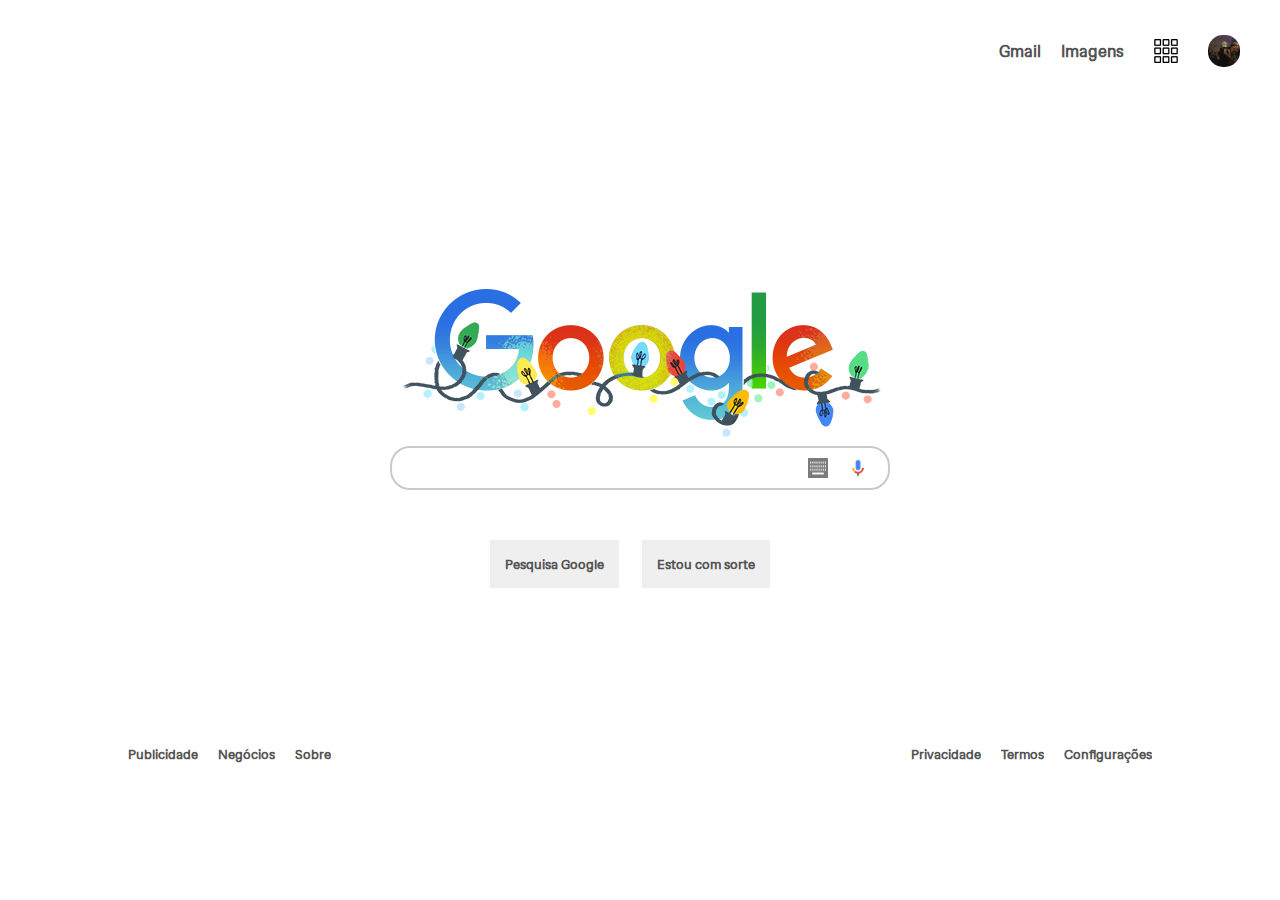
<file: google-clone/index.html>
<!DOCTYPE html>
<html lang="pt-br">
<head>
    <meta charset="UTF-8">
    <meta name="viewport" content="width=device-width, initial-scale=1.0">
    <title>Google</title>
    <link rel="shortcut icon" href="assets/img/favicon.ico" type="image/x-icon">
    <link rel="stylesheet" href="assets/style/style.css">
    <link rel="stylesheet" href="assets/style/root.css">
    <link rel="stylesheet" href="assets/style/mediaquery.css">
    <link rel="preconnect" href="https://fonts.googleapis.com">
    <link rel="preconnect" href="https://fonts.gstatic.com" crossorigin>
    <link href="https://fonts.googleapis.com/css2?family=Hedvig+Letters+Sans&display=swap" rel="stylesheet">
</head>
<body>
    
    <header>

        <nav>

            <ul>
                <li><a href="#">Gmail</a></li>
                <li><a href="#">Imagens</a></li>
                <li><img class="square-btn" src="assets/img/square-menu.png" alt="Square menu button" onclick="mbl_menu()"></li>
                <li><img class="pfp" src="assets/img/pfp.jpg" alt="Profile picture"></li>
            </ul>

        </nav>

    </header>

    <section>

        <main>

            <div class="logo-and-search">

                <img src="assets/img/google-logo.png" alt="Google logo">

                <div class="search-box">

                    <div class="input"><input type="text" name="search_box" id="google-search-box"></div> 

                    <div class="interact">
                        <img class="keyboard" src="assets/img/computer-keyboard.png" alt="">
                        <img src="assets/img/google-voice.png" alt="">
                    </div>

                </div>

            </div>

            <div class="other-infos">

                <button>Pesquisa Google</button>
                <button>Estou com sorte</button>

            </div>

        </main>

    </section>

    <footer>

        <div class="container">

            <div class="info1">
                <a href="#">Publicidade</a>
                <a href="#">Negócios</a>
                <a href="#">Sobre</a>
            </div>
            <div class="info2">
                <a href="#">Privacidade</a>
                <a href="#">Termos</a>
                <a href="#">Configurações</a>
            </div>

        </div>

    </footer>

</body>
</html>
</file>
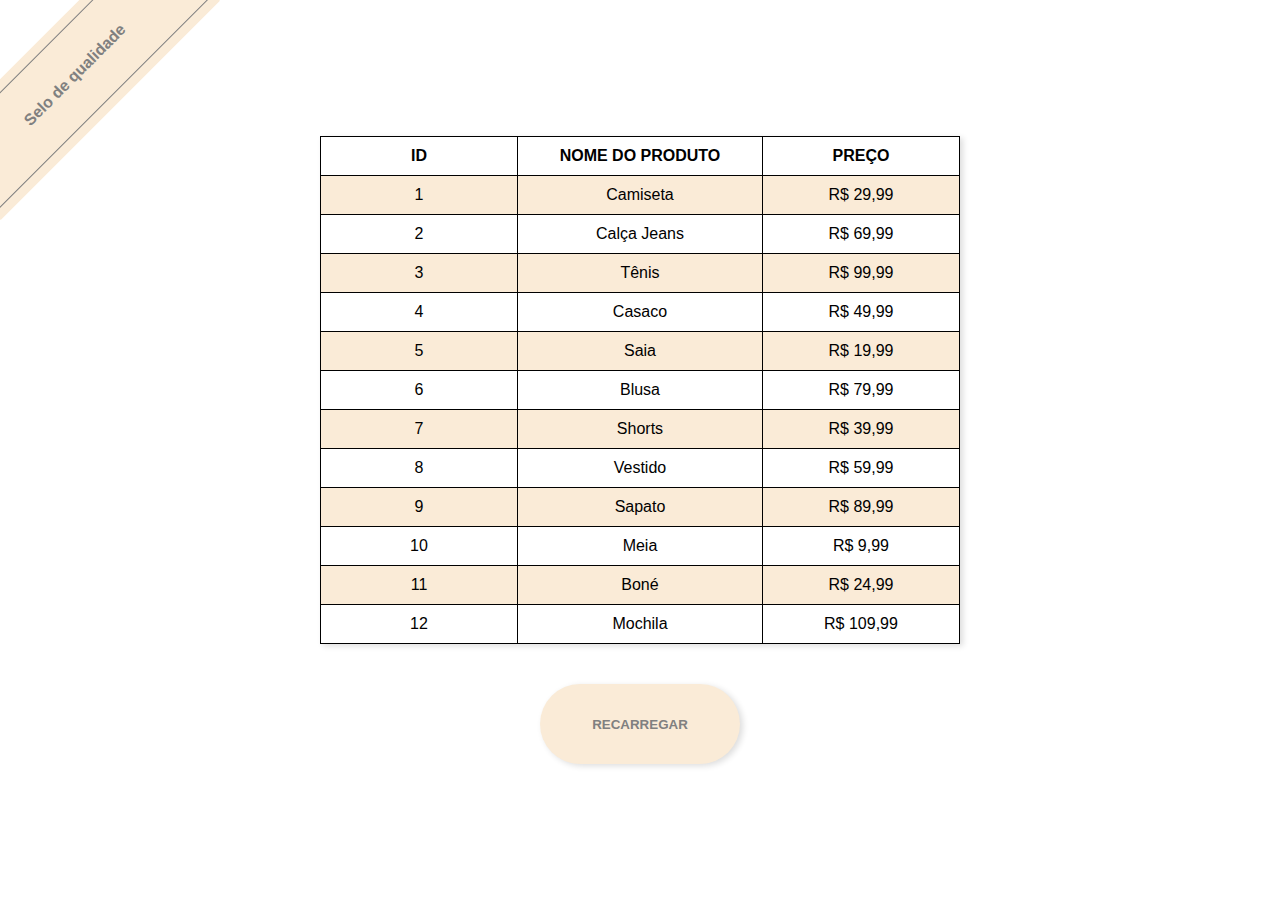
<file: tabela/index.html>
<!DOCTYPE html>
<html lang="en">
<head>
    <meta charset="UTF-8">
    <meta name="viewport" content="width=device-width, initial-scale=1.0">
    <title>Tabela</title>
    <link rel="stylesheet" href="style.css">
</head>
<body>

    <div class="tarja">

        <a href="#">Selo de qualidade</a>

    </div>
    
    <div class="tabela">

        <table>

            <thead>

                <tr>
                    <th>ID</th>
                    <th>NOME DO PRODUTO</th>
                    <th>PREÇO</th>
                </tr>

            </thead>

            <tbody>
        
                <tr>
                    <td>1</td>
                    <td>Camiseta</td>
                    <td>R$ 29,99</td>
                </tr>
                <tr>
                    <td>2</td>
                    <td>Calça Jeans</td>
                    <td>R$ 69,99</td>
                </tr>
                <tr>
                    <td>3</td>
                    <td>Tênis</td>
                    <td>R$ 99,99</td>
                </tr>
                <tr>
                    <td>4</td>
                    <td>Casaco</td>
                    <td>R$ 49,99</td>
                </tr>
                <tr>
                    <td>5</td>
                    <td>Saia</td>
                    <td>R$ 19,99</td>
                </tr>
                <tr>
                    <td>6</td>
                    <td>Blusa</td>
                    <td>R$ 79,99</td>
                </tr>
                <tr>
                    <td>7</td>
                    <td>Shorts</td>
                    <td>R$ 39,99</td>
                  </tr>
                  <tr>
                    <td>8</td>
                    <td>Vestido</td>
                    <td>R$ 59,99</td>
                  </tr>
                  <tr>
                    <td>9</td>
                    <td>Sapato</td>
                    <td>R$ 89,99</td>
                  </tr>
                  <tr>
                    <td>10</td>
                    <td>Meia</td>
                    <td>R$ 9,99</td>
                  </tr>
                  <tr>
                    <td>11</td>
                    <td>Boné</td>
                    <td>R$ 24,99</td>
                  </tr>
                  <tr>
                    <td>12</td>
                    <td>Mochila</td>
                    <td>R$ 109,99</td>
                  </tr>

            </tbody>
        </table>
        
        <button>RECARREGAR</button>
        
    </div>

</body>
</html>
</file>
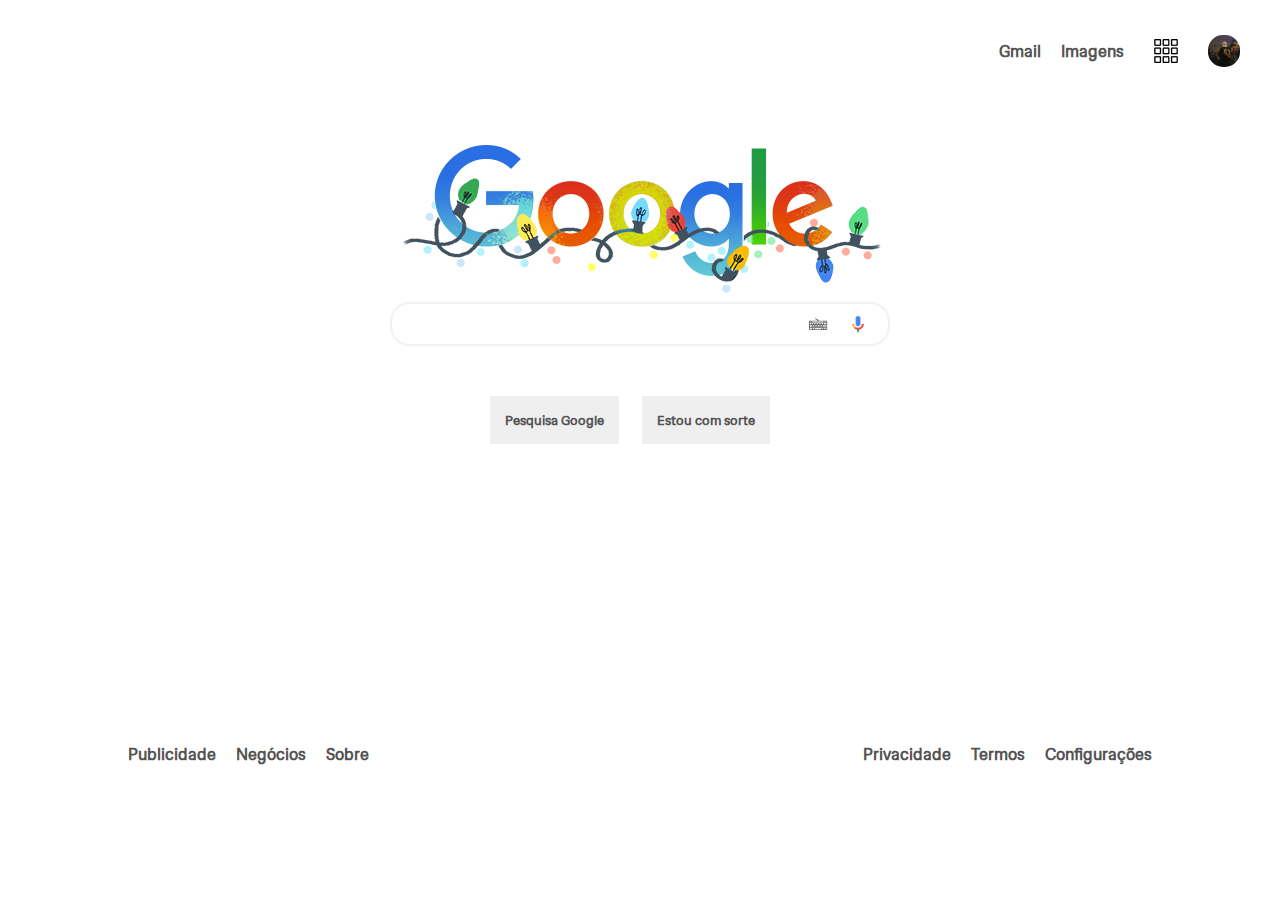
<file: template001 copy/index.html>
<!DOCTYPE html>
<html lang="pt-br">
<head>
    <meta charset="UTF-8">
    <meta name="viewport" content="width=device-width, initial-scale=1.0">
    <title>Google</title>
    <link rel="shortcut icon" href="assets/img/favicon.ico" type="image/x-icon">
    <link rel="stylesheet" href="assets/style/style.css">
    <link rel="stylesheet" href="assets/style/mediaquery.css">
    <link rel="preconnect" href="https://fonts.googleapis.com">
    <link rel="preconnect" href="https://fonts.gstatic.com" crossorigin>
    <link href="https://fonts.googleapis.com/css2?family=Hedvig+Letters+Sans&display=swap" rel="stylesheet">
</head>
<body>
    
    <header>

        <nav>

            <ul>
                <li><a href="#">Gmail</a></li>
                <li><a href="#">Imagens</a></li>
                <li><img class="square-btn" src="assets/img/square-menu.png" alt="Square menu button" onclick="mbl_menu()"></li>
                <li><img class="pfp" src="assets/img/pfp.jpg" alt="Profile picture"></li>
            </ul>

        </nav>

    </header>

    <section>

        <main>

            <div class="logo-and-search">

                <img src="assets/img/google-logo.png" alt="Google logo">

                <div class="search-box">

                    <div class="input"><input type="text" name="search_box" id="google-search-box"></div> 

                    <div class="interact">
                        <img src="assets/img/computer-keyboard.png" alt="">
                        <img src="assets/img/google-voice.png" alt="">
                    </div>

                </div>

            </div>

            <div class="other-infos">

                <button>Pesquisa Google</button>
                <button>Estou com sorte</button>

            </div>

        </main>

    </section>

    <footer>

        <div class="container">

            <div class="info1">
                <a href="#">Publicidade</a>
                <a href="#">Negócios</a>
                <a href="#">Sobre</a>
            </div>
            <div class="info2">
                <a href="#">Privacidade</a>
                <a href="#">Termos</a>
                <a href="#">Configurações</a>
            </div>

        </div>

    </footer>

</body>
</html>
</file>
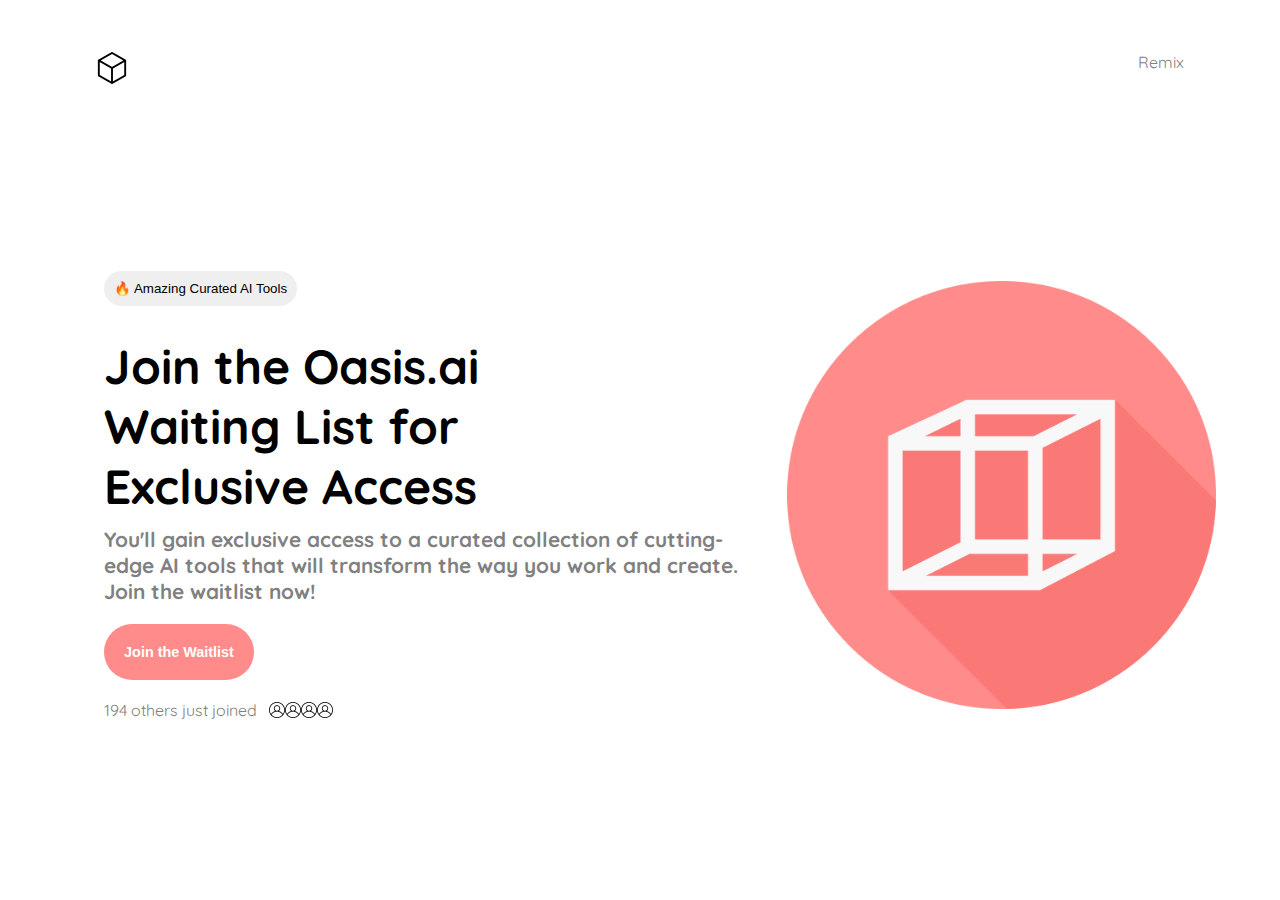
<file: template001/index.html>
<!DOCTYPE html>
<html lang="pt-br">
<head>
    <meta charset="UTF-8">
    <meta name="viewport" content="width=device-width, initial-scale=1.0">
    <title>Landing Page</title>
    <link rel="stylesheet" href="https://fonts.googleapis.com/css2?family=Material+Symbols+Outlined:opsz,wght,FILL,GRAD@24,400,0,0" />
    <link rel="preconnect" href="https://fonts.googleapis.com">
    <link rel="preconnect" href="https://fonts.gstatic.com" crossorigin>
    <link href="https://fonts.googleapis.com/css2?family=Montserrat:wght@100;200;300&family=Quicksand:wght@300;400;500&display=swap" rel="stylesheet">
    <link rel="stylesheet" href="assets/style/style.css">
    <link rel="stylesheet" href="assets/style/mediaquery.css">
</head>
<body>
    
    <header>

        <nav>

            <img src="assets/img/cube.png" alt="">
            <a href="#">Remix</a>

        </nav>

    </header>

    <section>

        <main>

            <div class="text">

                <div class="text-main">
                    <button>🔥 Amazing Curated AI Tools</button>
                    <p class="principal">Join the Oasis.ai Waiting List for Exclusive Access</p>
                    <p class="description">You'll gain exclusive access to a curated collection of cutting-edge AI tools that will transform the way you work and create. Join the waitlist now!</p>
                </div>
                
                <div class="text-footer">
                    
                    <button>Join the Waitlist</button>

                    <div class="flex">

                        <div class="info">
                            <p>194 others just joined</p>
                        </div>

                        <div class="user-pfp">
                            <img src="assets/img/circle.png" alt="">
                            <img src="assets/img/circle.png" alt="">
                            <img src="assets/img/circle.png" alt="">
                            <img src="assets/img/circle.png" alt="">
                        </div>

                    </div>

                </div>

            </div>

            <aside>

                <div class="img"><img src="assets/img/cubo.png" alt=""></div>

            </aside>

        </main>

    </section>

</body>
</html>
</file>
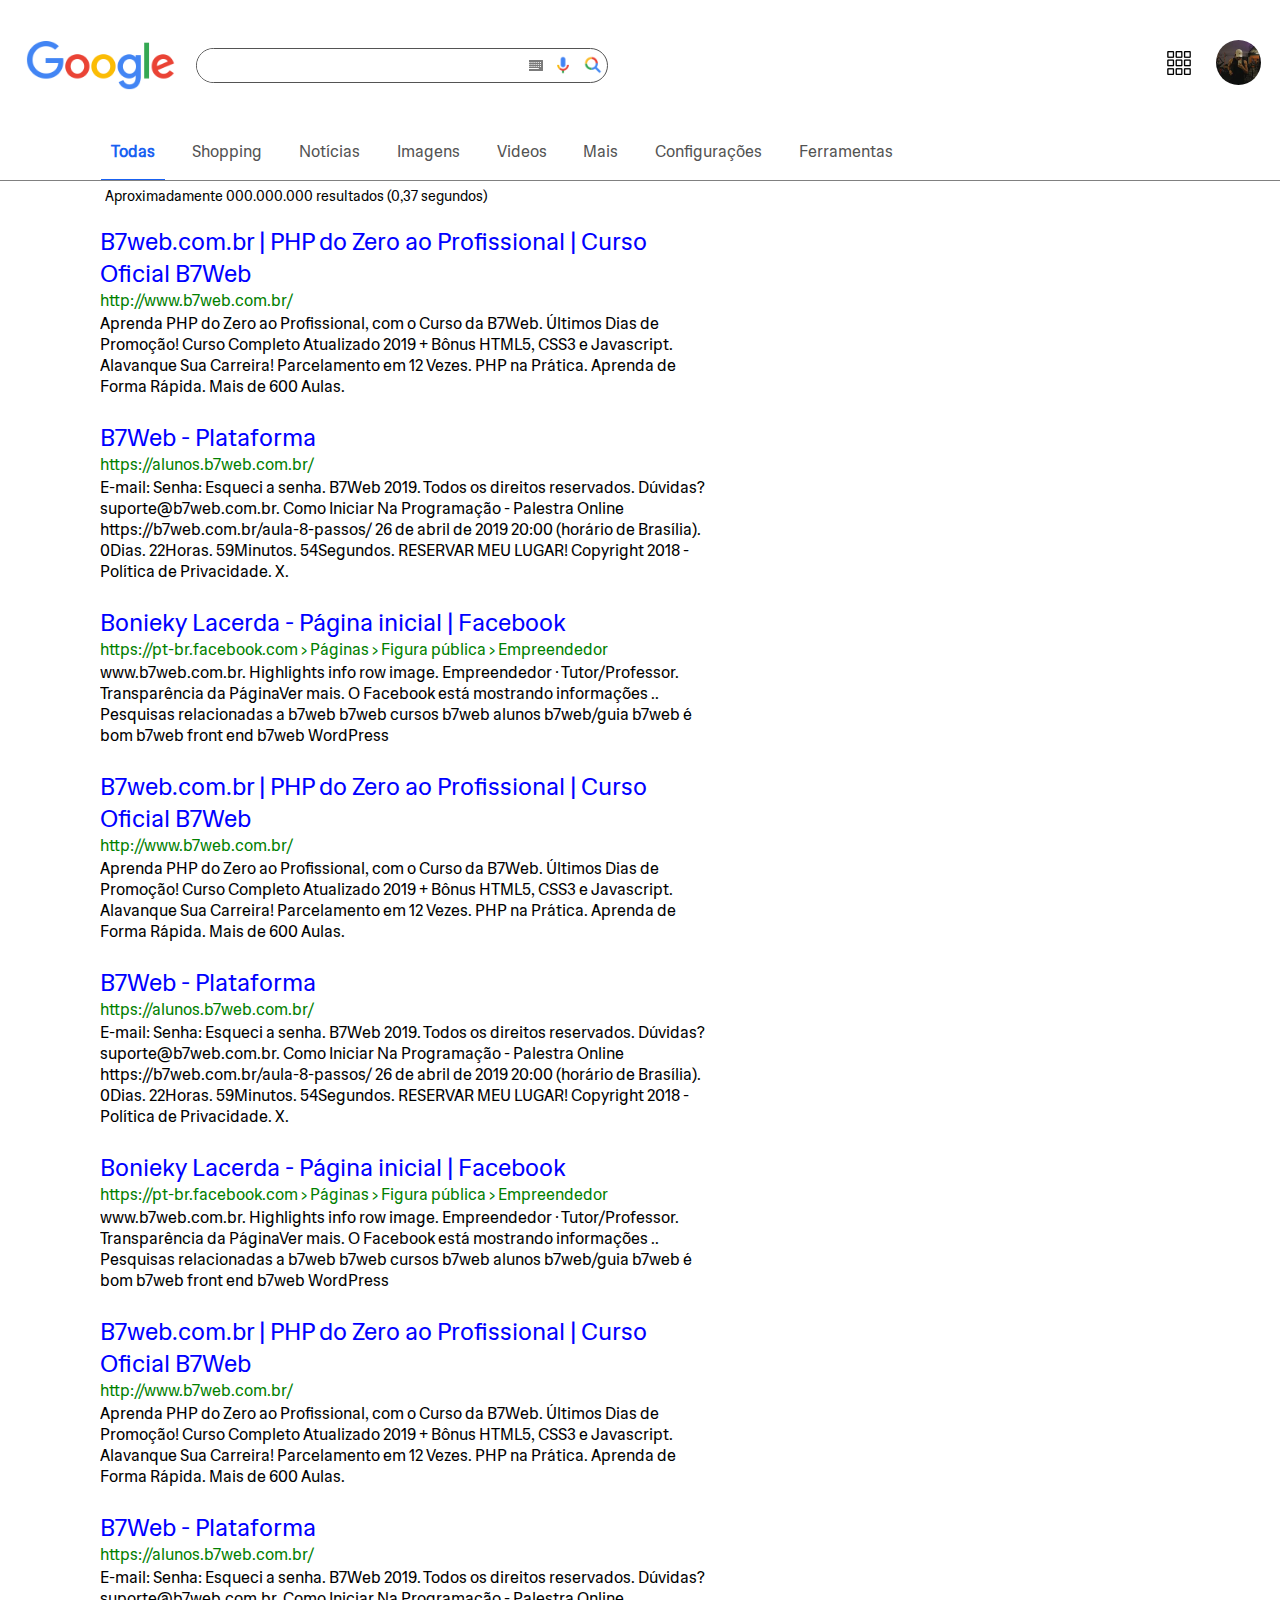
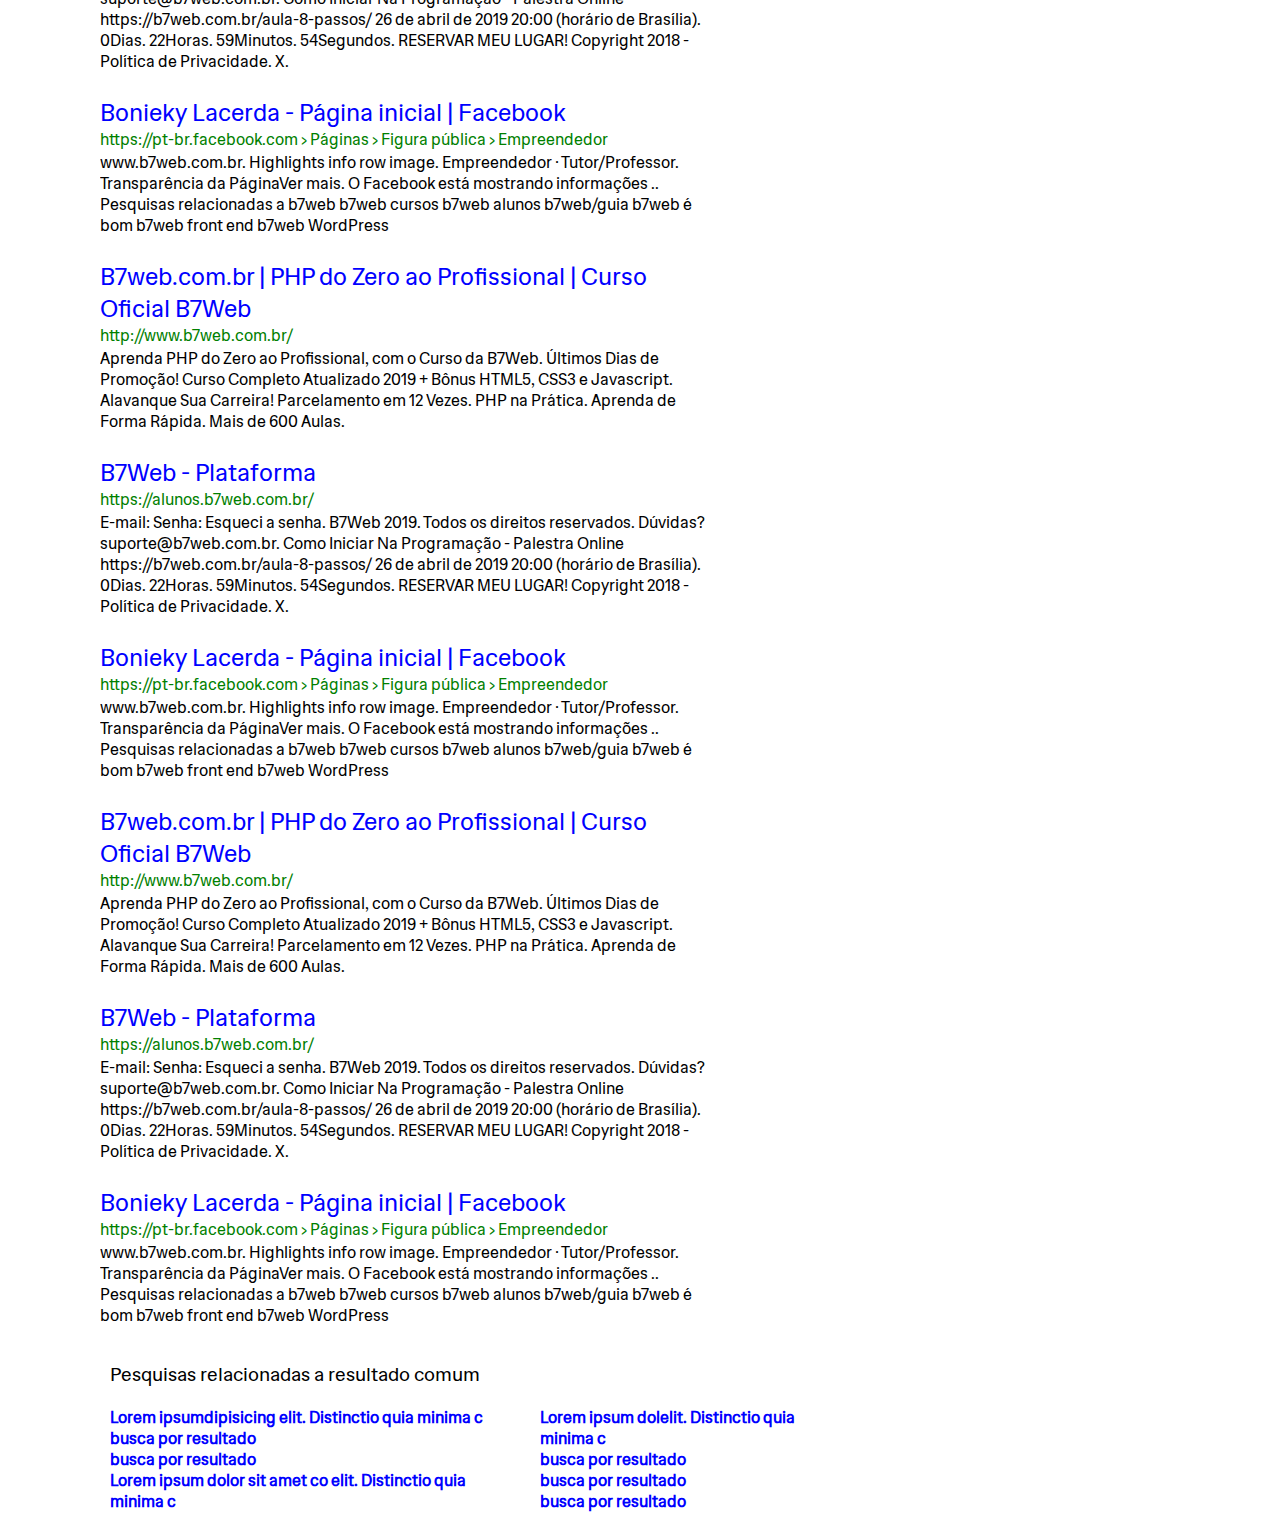
<file: google-clone/nav/search-result.html>
<!DOCTYPE html>
<html lang="pt-br">
<head>
    <meta charset="UTF-8">
    <meta name="viewport" content="width=device-width, initial-scale=1.0">
    <title>Resultados da pesquisa</title>
    <link rel="stylesheet" href="/template002/assets/style/root.css">
    <link rel="stylesheet" href="/template002/nav/style/style.css">
    <link rel="stylesheet" href="/template002/nav/style/mediaquery.css">
    <link rel="shortcut icon" href="/template002/assets/img/favicon.ico" type="image/x-icon">
    <link rel="preconnect" href="https://fonts.googleapis.com">
    <link rel="preconnect" href="https://fonts.gstatic.com" crossorigin>
    <link href="https://fonts.googleapis.com/css2?family=Hedvig+Letters+Sans&display=swap" rel="stylesheet">
</head>
<body>
    
    <header>

        <nav>

            <div class="logo-search">

                <img class="logo" src="/template002/assets/img/search-logo.png" alt="Google logo">

                <div class="search-input">

                    <input type="text" name="search-inp" id="search_input">

                    <div class="icons">
                        
                        <img  class="icon1" src="/template002/assets/img/computer-keyboard.png" alt="Keyboard icon">
                        <img  class="icon2" src="/template002/assets/img/google-voice.png" alt="Google microphone icon">
                        <img  class="icon3" src="/template002/assets/img/search.png" alt="Search icon">
                        
                    </div>

                </div>

            </div>

            <div class="buttons">

                <a href="#"><img src="/template002/assets/img/square-menu.png" alt="Square button"></a>
                <a href="#"><img class="pfp" src="/template002/assets/img/pfp.jpg" alt="Profile picture"></a>

            </div>


        </nav>

        <div class="navigation container align">

            <ul>
                <li class="fcs"><a class="focus" href="#">Todas</a></li>
                <li><a class="link" href="#">Shopping</a></li>
                <li><a class="link" href="#">Notícias</a></li>
                <li><a class="link" href="#">Imagens</a></li>
                <li><a class="link" href="#">Videos</a></li>
                <li><a class="link" href="#">Mais</a></li>
                <li><a class="link" href="#">Configurações</a></li>
                <li><a class="link" href="#">Ferramentas</a></li>
            </ul>

        </div>

    </header>

    <section>

        <main class="container">

            <div class="result">

                <div class="result-data">

                    <div class="text">

                        <p>Aproximadamente 000.000.000 resultados (0,37 segundos)</p>

                    </div>

                </div>

                <div class="result-card">

                    <a class="primary" href="#">B7web.com.br | PHP do Zero ao Profissional | Curso Oficial B7Web</a>
                    <a class="secondary" href="#">http://www.b7web.com.br/</a>
                    <p> Aprenda PHP do Zero ao Profissional, com o Curso da B7Web. Últimos Dias de
                        Promoção! Curso Completo Atualizado 2019 + Bônus HTML5, CSS3 e Javascript.
                        Alavanque Sua Carreira! Parcelamento em 12 Vezes. PHP na Prática. Aprenda de
                        Forma Rápida. Mais de 600 Aulas.
                    </p>

                </div>

                <div class="result-card">

                    <a class="primary" href="#">B7Web - Plataforma</a>
                    <a class="secondary" href="#">https://alunos.b7web.com.br/</a>
                    <p> E-mail: Senha: Esqueci a senha. B7Web 2019. Todos os direitos reservados.
                        Dúvidas? suporte@b7web.com.br.
                        Como Iniciar Na Programação - Palestra Online
                        https://b7web.com.br/aula-8-passos/
                        26 de abril de 2019 20:00 (horário de Brasília). 0Dias. 22Horas. 59Minutos.
                        54Segundos. RESERVAR MEU LUGAR! Copyright 2018 - Política de
                        Privacidade. X.
                    </p>

                </div>

                <div class="result-card">

                    <a class="primary" href="#">Bonieky Lacerda - Página inicial | Facebook</a>
                    <a class="secondary" href="#">https://pt-br.facebook.com › Páginas › Figura pública › Empreendedor</a>
                    <p> www.b7web.com.br. Highlights info row image. Empreendedor · Tutor/Professor.
                        Transparência da PáginaVer mais. O Facebook está mostrando informações ..
                         Pesquisas relacionadas a b7web
                         b7web cursos b7web alunos b7web/guia
                         b7web é bom b7web front end b7web WordPress
                    </p>

                </div>

                <div class="result-card">

                    <a class="primary" href="#">B7web.com.br | PHP do Zero ao Profissional | Curso Oficial B7Web</a>
                    <a class="secondary" href="#">http://www.b7web.com.br/</a>
                    <p> Aprenda PHP do Zero ao Profissional, com o Curso da B7Web. Últimos Dias de
                        Promoção! Curso Completo Atualizado 2019 + Bônus HTML5, CSS3 e Javascript.
                        Alavanque Sua Carreira! Parcelamento em 12 Vezes. PHP na Prática. Aprenda de
                        Forma Rápida. Mais de 600 Aulas.
                    </p>

                </div>

                <div class="result-card">

                    <a class="primary" href="#">B7Web - Plataforma</a>
                    <a class="secondary" href="#">https://alunos.b7web.com.br/</a>
                    <p> E-mail: Senha: Esqueci a senha. B7Web 2019. Todos os direitos reservados.
                        Dúvidas? suporte@b7web.com.br.
                        Como Iniciar Na Programação - Palestra Online
                        https://b7web.com.br/aula-8-passos/
                        26 de abril de 2019 20:00 (horário de Brasília). 0Dias. 22Horas. 59Minutos.
                        54Segundos. RESERVAR MEU LUGAR! Copyright 2018 - Política de
                        Privacidade. X.
                    </p>

                </div>

                <div class="result-card">

                    <a class="primary" href="#">Bonieky Lacerda - Página inicial | Facebook</a>
                    <a class="secondary" href="#">https://pt-br.facebook.com › Páginas › Figura pública › Empreendedor</a>
                    <p> www.b7web.com.br. Highlights info row image. Empreendedor · Tutor/Professor.
                        Transparência da PáginaVer mais. O Facebook está mostrando informações ..
                         Pesquisas relacionadas a b7web
                         b7web cursos b7web alunos b7web/guia
                         b7web é bom b7web front end b7web WordPress
                    </p>

                </div>

                <div class="result-card">

                    <a class="primary" href="#">B7web.com.br | PHP do Zero ao Profissional | Curso Oficial B7Web</a>
                    <a class="secondary" href="#">http://www.b7web.com.br/</a>
                    <p> Aprenda PHP do Zero ao Profissional, com o Curso da B7Web. Últimos Dias de
                        Promoção! Curso Completo Atualizado 2019 + Bônus HTML5, CSS3 e Javascript.
                        Alavanque Sua Carreira! Parcelamento em 12 Vezes. PHP na Prática. Aprenda de
                        Forma Rápida. Mais de 600 Aulas.
                    </p>

                </div>

                <div class="result-card">

                    <a class="primary" href="#">B7Web - Plataforma</a>
                    <a class="secondary" href="#">https://alunos.b7web.com.br/</a>
                    <p> E-mail: Senha: Esqueci a senha. B7Web 2019. Todos os direitos reservados.
                        Dúvidas? suporte@b7web.com.br.
                        Como Iniciar Na Programação - Palestra Online
                        https://b7web.com.br/aula-8-passos/
                        26 de abril de 2019 20:00 (horário de Brasília). 0Dias. 22Horas. 59Minutos.
                        54Segundos. RESERVAR MEU LUGAR! Copyright 2018 - Política de
                        Privacidade. X.
                    </p>

                </div>

                <div class="result-card">

                    <a class="primary" href="#">Bonieky Lacerda - Página inicial | Facebook</a>
                    <a class="secondary" href="#">https://pt-br.facebook.com › Páginas › Figura pública › Empreendedor</a>
                    <p> www.b7web.com.br. Highlights info row image. Empreendedor · Tutor/Professor.
                        Transparência da PáginaVer mais. O Facebook está mostrando informações ..
                         Pesquisas relacionadas a b7web
                         b7web cursos b7web alunos b7web/guia
                         b7web é bom b7web front end b7web WordPress
                    </p>

                </div>

                <div class="result-card">

                    <a class="primary" href="#">B7web.com.br | PHP do Zero ao Profissional | Curso Oficial B7Web</a>
                    <a class="secondary" href="#">http://www.b7web.com.br/</a>
                    <p> Aprenda PHP do Zero ao Profissional, com o Curso da B7Web. Últimos Dias de
                        Promoção! Curso Completo Atualizado 2019 + Bônus HTML5, CSS3 e Javascript.
                        Alavanque Sua Carreira! Parcelamento em 12 Vezes. PHP na Prática. Aprenda de
                        Forma Rápida. Mais de 600 Aulas.
                    </p>

                </div>

                <div class="result-card">

                    <a class="primary" href="#">B7Web - Plataforma</a>
                    <a class="secondary" href="#">https://alunos.b7web.com.br/</a>
                    <p> E-mail: Senha: Esqueci a senha. B7Web 2019. Todos os direitos reservados.
                        Dúvidas? suporte@b7web.com.br.
                        Como Iniciar Na Programação - Palestra Online
                        https://b7web.com.br/aula-8-passos/
                        26 de abril de 2019 20:00 (horário de Brasília). 0Dias. 22Horas. 59Minutos.
                        54Segundos. RESERVAR MEU LUGAR! Copyright 2018 - Política de
                        Privacidade. X.
                    </p>

                </div>

                <div class="result-card">

                    <a class="primary" href="#">Bonieky Lacerda - Página inicial | Facebook</a>
                    <a class="secondary" href="#">https://pt-br.facebook.com › Páginas › Figura pública › Empreendedor</a>
                    <p> www.b7web.com.br. Highlights info row image. Empreendedor · Tutor/Professor.
                        Transparência da PáginaVer mais. O Facebook está mostrando informações ..
                         Pesquisas relacionadas a b7web
                         b7web cursos b7web alunos b7web/guia
                         b7web é bom b7web front end b7web WordPress
                    </p>

                </div>

                <div class="result-card">

                    <a class="primary" href="#">B7web.com.br | PHP do Zero ao Profissional | Curso Oficial B7Web</a>
                    <a class="secondary" href="#">http://www.b7web.com.br/</a>
                    <p> Aprenda PHP do Zero ao Profissional, com o Curso da B7Web. Últimos Dias de
                        Promoção! Curso Completo Atualizado 2019 + Bônus HTML5, CSS3 e Javascript.
                        Alavanque Sua Carreira! Parcelamento em 12 Vezes. PHP na Prática. Aprenda de
                        Forma Rápida. Mais de 600 Aulas.
                    </p>

                </div>

                <div class="result-card">

                    <a class="primary" href="#">B7Web - Plataforma</a>
                    <a class="secondary" href="#">https://alunos.b7web.com.br/</a>
                    <p> E-mail: Senha: Esqueci a senha. B7Web 2019. Todos os direitos reservados.
                        Dúvidas? suporte@b7web.com.br.
                        Como Iniciar Na Programação - Palestra Online
                        https://b7web.com.br/aula-8-passos/
                        26 de abril de 2019 20:00 (horário de Brasília). 0Dias. 22Horas. 59Minutos.
                        54Segundos. RESERVAR MEU LUGAR! Copyright 2018 - Política de
                        Privacidade. X.
                    </p>

                </div>

                <div class="result-card">

                    <a class="primary" href="#">Bonieky Lacerda - Página inicial | Facebook</a>
                    <a class="secondary" href="#">https://pt-br.facebook.com › Páginas › Figura pública › Empreendedor</a>
                    <p> www.b7web.com.br. Highlights info row image. Empreendedor · Tutor/Professor.
                        Transparência da PáginaVer mais. O Facebook está mostrando informações ..
                         Pesquisas relacionadas a b7web
                         b7web cursos b7web alunos b7web/guia
                         b7web é bom b7web front end b7web WordPress
                    </p>

                </div>

            </div>

        </main>

    </section>

    <footer>

        <div class="container">

            <div class="related align">

                <div class="list-desc">
                    <p>Pesquisas relacionadas a resultado comum</p>
                </div>

                <div class="related-data">

                    
                    <div class="list">

                        <ul>
                            <li><a href="#">Lorem ipsumdipisicing elit. Distinctio quia minima c</a></li>
                            <li><a href="#">busca por resultado</a></li>
                            <li><a href="#">busca por resultado</a></li>
                            <li><a href="#">Lorem ipsum dolor sit amet co elit. Distinctio quia minima c</a></li>
                        </ul>

                    </div>
                    
                    <div class="list">

                        <ul>
                            <li><a href="#">Lorem ipsum dolelit. Distinctio quia minima c</a></li>
                            <li><a href="#">busca por resultado</a></li>
                            <li><a href="#">busca por resultado</a></li>
                            <li><a href="#">busca por resultado</a></li>
                        </ul>

                    </div>

                </div>

            </div>

        </div>

    </footer>

</body>
</html>
</file>
<file: google-clone/assets/style/style.css>
header {
    width: 100vw;
    min-height: 5vh;
}

nav {
    margin: 20px;
    margin-top: 20px;
}

nav ul {
    display: flex;
    justify-content: end;
    align-items: center;
}

nav ul li a {
    margin-right: 20px;
}

a {
    text-decoration: none;
    color: var(--text-color);
    font-weight: bold;
}

a:hover {
    text-decoration: underline;
}

.square-btn, .pfp {
    margin-top: 5px;
    margin-right: 10px;
    cursor: pointer;
    padding: 10px;
}

.pfp {
    width: 32px;
    border-radius: 25px;
}

section {
    width: 100vw;
    min-height: 70vh;
    display: flex;
    flex-direction: column;
    align-items: center;
    justify-content: center;
}

main {
    height: 100%;
    width: 100%;
    margin-left: 10px;
    margin-right: 10px;
    flex-direction: column;
    justify-content: center;
    display: flex;
    align-items: center;
}

.logo-and-search {
    height: 50%;
    max-width: 100%;
    margin-bottom: 50px;
    display: flex;
    flex-direction: column;
}

.search-box {
    display: flex;
    border: 2px solid var(--input-color);
    border-radius: 20px;
    padding: 5px;
}

.input {
    width: 80%;
} 

.input input {
    border: 0;
    width: 100%;
    height: 90%;
    padding-left: 10px;
}

input:focus {
    box-shadow: 0 0 0 0;
    border: 0 none;
    outline: 0;
} 

.interact {
    width: 20%;
    display: flex;
    justify-content: flex-end;
    overflow-y: hidden;
}

.interact img {
    margin-right: 10px;
    padding: 5px;
    width: 20px;
    cursor: pointer;
}

.other-infos {
    height: 50%;
    
}

.other-infos button {
    border: 0;
    margin-right: 20px;
    padding: 15px;

    cursor: pointer;
    font-family: var(--text-font);
    font-weight: bold;
    color: var(--text-color);

}

.other-infos button:hover {
    background-color: var(--text-color);
    transition-duration: .5s;
    color: white;
}

footer {
    width: 100vw;
    min-height: 5vh;
    display: flex;
    justify-content: center;
    flex-wrap: nowrap;
}

.container {
    display: flex;
    justify-content: space-between;
    align-items: center;
    width: 80vw;
}

.info1, .info2 {
    display: flex;
}

.info1 a, .info2 a {
    font-size: .8em;
}

.info1 a {
    margin-right: 20px;
}

.info2 a {
    margin-left: 20px;
}
</file>
<file: google-clone/assets/style/root.css>
:root {
    --text-font: 'Hedvig Letters Sans', sans-serif;
    --text-color: rgb(83, 83, 83);
    --input-color: #cacaca;
    --hover-color: #b8b7b7;
}

* {
    margin: 0;
    padding: 0;
    overflow-x: hidden;
    font-family: var(--text-font);
}
</file>
<file: google-clone/assets/style/mediaquery.css>
/*
Telas menores: @media screen and (max-width: 600px)
Celulares: @media screen and (min-width: 600px) and (max-width: 768px)
Tablet: @media screen and (min-width: 768px) and (max-width: 992px)
Desktop: @media screen and (min-width: 992px and (max-width: 1200px)
Telas grandes: @media screen and (min-width: 1200px)
*/

/* TELAS MENORES */

@media screen and (max-width: 600px) {

    nav ul {
        justify-content: center;
    }

    .logo-and-search, .other-infos  {
        max-width: 90%;
    }

    .keyboard {
        display: none;
    }

    .interact img {
        max-width: 25%;
    }

    .other-infos button {
        padding: 10px;
    }

    footer {
        display: none;
    }

}
</file>
<file: tabela/style.css>
* {
    margin: 0;
    padding: 0;
    border: 0;
    font-family: 'Segoe UI', Tahoma, Geneva, Verdana, sans-serif;
}

.tarja {
    background-color: antiquewhite;
    position: absolute;
    left: -80px;
    top: 25px;
    width: 310px;
    height: 100px;
    transform: rotate(-45deg);
    display: flex;
    justify-content: center;
    align-items: center;
}

.tarja a {
    text-decoration: none;
    display: flex;
    justify-content: center;
    align-items: center;
    color: rgb(128, 128, 128);
    font-weight: bold;
    border: 1px solid rgb(128, 128, 128);
    height: 80%;
    width: 100%;
}

.tabela {
    height: 100vh;
    display: flex;
    flex-direction: column;
    justify-content: center;
    align-items: center;
}

table {
    border: 1px solid black;
    width: 50%;
    border-collapse: collapse;
    margin-bottom: 40px;
    box-shadow: 3px 2px 6px 0px #dddddd;
}

th, td {
    padding: 10px;
    border: 1px solid black;
    text-align: center;
    width: 60px;
}

tbody tr:nth-child(odd) {
    background-color: antiquewhite;
}

tbody tr:nth-child(even):hover {
    background-color: rgb(236, 234, 230);
}

button {
    padding: 30px;
    border-radius: 70px;
    width: 200px;
    height: 80px;
    background-color: antiquewhite;
    box-shadow: 3px 2px 6px 0px #dddddd;
    cursor: pointer;
    font-weight: bold;
    color: rgb(128, 128, 128);
}

button:hover {
    transform: scale(1.1);
    transition-duration: .5s;
    background-color: rgba(250, 235, 215, 0.650);
}
</file>
<file: template001 copy/assets/style/style.css>
:root {
    --text-font: 'Hedvig Letters Sans', sans-serif;
    --text-color: rgb(83, 83, 83);
    --input-color: #F3F1F3;
    --hover-color: #b8b7b7;
}

* {
    margin: 0;
    padding: 0;
    overflow-x: hidden;
    font-family: var(--text-font);
}

header {
    width: 100vw;
    min-height: 5vh;
}

nav {
    margin: 20px;
    margin-top: 20px;
}

nav ul {
    display: flex;
    justify-content: end;
    align-items: center;
}

nav ul li a {
    margin-right: 20px;
}

a {
    text-decoration: none;
    color: var(--text-color);
    font-weight: bold;
}

a:hover {
    text-decoration: underline;
}

.square-btn, .pfp {
    margin-top: 5px;
    margin-right: 10px;
    cursor: pointer;
    padding: 10px;
}

.pfp {
    width: 32px;
    border-radius: 25px;
}

section {
    width: 100vw;
    min-height: 70vh;
    display: flex;
    flex-direction: column;
    align-items: center;
}

main {
    height: 100%;
    width: 100%;
    margin-left: 10px;
    margin-right: 10px;
    flex-direction: column;
    justify-content: center;
    display: flex;
    align-items: center;
}

.logo-and-search {
    height: 50%;
    max-width: 560px;
    margin-bottom: 50px;
    display: flex;
    flex-direction: column;
}

.search-box {
    display: flex;
    border: 2px solid var(--input-color);
    border-radius: 20px;
    padding: 5px;
}

.input {
    width: 80%;
} 

.input input {
    border: 0;
    width: 100%;
    height: 90%;
    padding-left: 10px;
}

input:focus {
    box-shadow: 0 0 0 0;
    border: 0 none;
    outline: 0;
} 

.interact {
    width: 20%;
    display: flex;
    justify-content: flex-end;
    overflow-y: hidden;
}

.interact img {
    margin-right: 10px;
    padding: 5px;
    width: 20px;
    cursor: pointer;
}

.other-infos {
    height: 50%;
}

.other-infos button {
    border: 0;
    margin-right: 20px;
    padding: 15px;

    cursor: pointer;
    font-family: var(--text-font);
    font-weight: bold;
    color: var(--text-color);

}

.other-infos button:hover {
    background-color: var(--text-color);
    transition-duration: .5s;
    color: white;
}

footer {
    width: 100vw;
    min-height: 5vh;
    display: flex;
    justify-content: center;
    flex-wrap: nowrap;
}

.container {
    display: flex;
    justify-content: space-between;
    align-items: center;
    width: 80vw;
}

.info1, .info2 {
    display: flex;
}

.info1 a {
    margin-right: 20px;
}

.info2 a {
    margin-left: 20px;
}
</file>
<file: template001 copy/assets/style/mediaquery.css>
/*
Telas menores: @media screen and (max-width: 600px)
Celulares: @media screen and (min-width: 600px) and (max-width: 768px)
Tablet: @media screen and (min-width: 768px) and (max-width: 992px)
Desktop: @media screen and (min-width: 992px and (max-width: 1200px)
Telas grandes: @media screen and (min-width: 1200px)
*/

/* TELAS MENORES */

@media screen and (max-width: 600px) {


}

/* CELULAR */

@media screen and (min-width: 600px) and (max-width: 768px) {


}
</file>
<file: template001/assets/style/style.css>
:root {
    --font-text: 'Quicksand', sans-serif;
    --color: #FF8C8A;
    --hover-color: #FA7876;
}

* {
    margin: 0;
    padding: 0;
    overflow-x: hidden;
}

header {
    height: 15vh;
    width: 100vw;
    display: flex;
    flex-direction: column;
    justify-content: center;
    align-items: center;
    align-content: center;
}

section {
    width: 100vw;
    height: 80vh;
    display: flex;
    justify-content: center;
    align-items: center;
    align-content: center;
}

nav {
    width: 85vw;
    display: flex;
    justify-content: space-between;
}

nav a {
    font-family: var(--font-text);
    text-decoration: none;
    color: gray;
}

nav a:hover {
    text-decoration: underline;
}

main {
    width: 90vw;
    display: flex;
    justify-content: center;
    align-items: center;
    align-content: center;
}

.text {
    margin-right: 40px;
    margin-left: 40px;
    width: 60%;
}

.principal {
    margin-bottom: 0px;
    font-weight: bold;
    font-family: var(--font-text);
}

.description {
    margin-top: 10px;
    margin-bottom: 20px;
    font-weight: bold;
    font-family: var(--font-text);
}


.principal {
    max-width: 450px;
    font-size: 3em;
}

.description {
    max-width: 660px;    
    font-size: 1.3em;
    color: gray;
}

.text-main button {
    border: 0;
    padding: 10px;
    border-radius: 20px;
    margin-bottom: 30px;
}

.text-footer button {
    
    border: 0;
    width: 150px;
    padding: 20px;
    margin-bottom: 20px;
    border-radius: 30px;
    background-color: var(--color);
    
    color: white;
    font-weight: bold;
    font-size: 0.9rem;
}

.text-footer button:hover {
    cursor: pointer;
    transition-duration: .5s;
    background-color: var(--hover-color);
}

.text-footer p {
    color: gray;
    font-family: var(--font-text);
}

aside {
    width: 40%;
}

.img {
    display: flex;
    justify-content: center;
}

.flex {
    display: flex;
}

.user-pfp {
    margin-left: 10px;
    padding: 2px;
    display: flex;
}
</file>
<file: template001/assets/style/mediaquery.css>
/*
Telas menores: @media screen and (max-width: 600px)
Celulares: @media screen and (min-width: 600px) and (max-width: 768px)
Tablet: @media screen and (min-width: 768px) and (max-width: 992px)
Desktop: @media screen and (min-width: 992px and (max-width: 1200px)
Telas grandes: @media screen and (min-width: 1200px)
*/

/* TELAS MENORES */

@media screen and (max-width: 600px) {

    * {
        overflow-y: hidden;
    }

    header {
        height: 10vh;
    }

    section {
        height: 100vh;
    }

    main {
        height: 100vh;
        display: flex;
        flex-direction: column;
        align-items: center;
        justify-content: center;
    }

    aside {
        order: -1;
        min-height: 25vh;
        margin-bottom: 10px;
    }

    .img {
        margin-bottom: 120px;
    }

    .principal {
        font-size: 1.4em;
        max-width: 300px;
        text-align: center;
        align-self: center;
    }

    .description {
        font-size: 0.9em;
        text-align: center;
    }

    .text {
        width: 70vw;
        height: 100vh;
        margin-right: 0px;
        margin-left: 0px;
        display: flex;
        flex-direction: column;
    }

    .text-main {
        display: flex;
        flex-direction: column;
    }

    .text-main button {
        width: 200px;
        align-self: center;
        margin-bottom: 20px;
    }

    .text-footer {
        display: flex;
        flex-direction: column;
        align-items: center;
    }

}

/* CELULAR */

@media screen and (min-width: 600px) and (max-width: 768px) {


    header {
        height: 10vh;
    }

    section {
        height: 100vh;
    }

    main {
        height: 100vh;
        display: flex;
        flex-direction: column;
        align-items: center;
        justify-content: center;
    }

    aside {
        order: -1;
        height: 520px;
        margin-bottom: 10px;
    }

    .principal {
        font-size: 1.4em;
        max-width: 300px;
        text-align: center;
        align-self: center;
    }

    .description {
        font-size: 0.9em;
        text-align: center;
    }

    .text {
        width: 70vw;
        height: 100vh;
        margin-right: 0px;
        margin-left: 0px;
        display: flex;
        flex-direction: column;
    }

    .text-main {
        display: flex;
        flex-direction: column;
    }

    .text-main button {
        margin-bottom: 20px;
        width: 200px;
        align-self: center;
    }

    .text-footer {
        display: flex;
        flex-direction: column;
        align-items: center;
    }
}
</file>
<file: template002/assets/style/root.css>
:root {
    --text-font: 'Hedvig Letters Sans', sans-serif;
    --text-color: rgb(83, 83, 83);
    --input-color: #cacaca;
    --hover-color: #b8b7b7;
}

* {
    margin: 0;
    padding: 0;
    overflow-x: hidden;
    font-family: var(--text-font);
}
</file>
<file: template002/nav/style/style.css>
header {
    width: 100vw;
    height: 20vh;
    display: flex;
    flex-direction: column;
    justify-content: center;
    border-bottom: 1px solid gray;
}

nav {
    display: flex;
    justify-content: space-between;
    width: 100%;
    height: 80%;
}

.logo-search {
    display: flex;
    align-items: center;
    margin-left: 2%;
    width: 80%;
}

.logo {
    width: 150px;
    margin-right: 2%;
}

.search-input {
    width: 40%;
    height: 25%;
    border: 1px solid var(--text-color);
    border-radius: 30px;
    display: flex;
    justify-content: space-between;
}

.search-input input {
    width: 80%;
    margin-right: 10px;
    padding-left: 10px;
    border: 0;
}

.search-input input:focus {
    box-shadow: 0 0 0 0;
    border: 0 none;
    outline: 0;
} 

.icons {
    display: flex;
    justify-content: center;
    align-items: center;
    width: 20%;
}

.icons img {
    min-width: 20px;
    margin-right: 10px;
}

.buttons {
    width: 10%;
    display: flex;
    align-items: center;
}

.buttons img {
    padding: 10px;
    cursor: pointer;
    margin-left: 5px;
}

.pfp {
    width: 45px;
    border-radius: 40px;
}

.navigation {
    height: 30%;
}

.navigation ul {
    height: 100%;
    width: 80%;
    display: flex;
    align-content: center;
    justify-content: space-around;
}

.navigation ul li {
    margin-right: 15px;
    padding: 10px;
}

.fcs {
    border-bottom: 1px solid #1961f1;
}

a.focus {
    color: #1961f1;
    font-weight: bold;
}

.navigation ul li a {
    text-decoration: none;
}

.link {
    color: var(--text-color);
}

.navigation ul li a:hover {
    text-decoration: underline;
}


.container {
    width: 100%;
    display: flex;
    flex-direction: column;
    margin-left: 100px;
}

section {
    width: 100vw;
}

main { 
    width: 100%;
    height: 100%;
}

.result {
    display: flex;
    flex-direction: column;
    width: 80%;
}

.result-data {
    padding: 5px;
    margin-bottom: 15px;
    font-size: 0.9rem;
}

.align {
    width: 80%;
}

.result-card {
    margin-bottom: 25px;
    max-width: 60%;
    display: flex;
    flex-direction: column;
}

.primary {
    font-size: 1.5rem;
    text-decoration: none;
    color: blue;
}

.secondary {
    text-decoration: none;
    color: green;
    margin-bottom: 2px;
}

.primary:hover, .secondary:hover {
    text-decoration: underline;
}

footer {
    height: 20vh;
    width: 100%;
}

.related {
    width: 100%;
    display: flex;
    flex-direction: column;
}

.related-data {
    max-width: 60%;    
    display: flex;
}

.list, .list-desc {
    margin-right: 20px;
    padding: 10px;
}

.list-desc p {
    font-size: 1.2em;
}

.list a {
    text-decoration: none;
    font-weight: bolder;
    color: blue;
}

.list a:hover {
    text-decoration: underline;
}
</file>
<file: template002/nav/style/mediaquery.css>
/*
Telas menores: @media screen and (max-width: 600px)
Celulares: @media screen and (min-width: 600px) and (max-width: 768px)
Tablet: @media screen and (min-width: 768px) and (max-width: 992px)
Desktop: @media screen and (min-width: 992px and (max-width: 1200px)
Telas grandes: @media screen and (min-width: 1200px)
*/

/* TELAS MENORES */

@media screen and (max-width: 599px) {

    header {
        max-height: 17vh;
    }

    .container {
        width: 100%;
        margin-left: 20px;
    }

    .align {
        width: 100%;
    }

    nav {
        justify-content: center;
        align-items: center;
        align-content: center;
    }

    .logo-search {
        width: 100%;
        height: 100%;
        flex-direction: column;
    }

    .search-input {
        width: 90%;
        margin-top: 10px;
    }

    .icons img {
        margin-right: 2px;
    }

    .icon1 {
        display: none;
    }

    .icon2 {
        display: none;
    }
    
    .buttons {
        display: none;
    }

    .navigation {
        display: none;
    }

    .result {
        width: 100%;
    }

    .result-card {
        max-width: 90%;
    }

    .primary {
        font-size: 1.2rem;
    }

    .result-card p {
        font-size: 0.8em;
    }

    .related-data {
        max-width: 100%;    
        display: flex;
    }

    footer {
        height: 25vh;
    }
    
}

@media screen and (min-width: 600px) and (max-width: 992px) {

    .container {
        width: 100%;
        margin-left: 20px;
    }

    .align {
        width: 100%;
    }

    .buttons {
        width: 20%;
        display: flex;
        align-items: center;
    }

    .logo-search {
        width: 60%;
        height: 100%;
    }

    .search-input {
        width: 70%;
        height: 32%;
        margin-top: 10px;
    }

    .icons img {
        margin-right: 2px;
    }

    .icon1 {
        display: none;
    }

    .icon2 {
        display: none;
    }

    .result {
        width: 100%;
    }

    .result-card {
        max-width: 90%;
    }

    .primary {
        font-size: 1.2rem;
    }

    .result-card p {
        font-size: 0.8em;
    }

    .related-data {
        max-width: 100%;    
        display: flex;
    }

    footer {
        height: 25vh;
    }

}

@media screen and (min-width: 992px) and (max-width: 1200px) {
    .container {
        width: 100%;
        margin-left: 20px;
    }

    .align {
        width: 100%;
    }

    .buttons {
        width: 20%;
        display: flex;
        align-items: center;
    }

    .logo-search {
        width: 60%;
        height: 100%;
    }

    .search-input {
        width: 70%;
        height: 32%;
        margin-top: 10px;
    }

    .icons img {
        margin-right: 2px;
    }

    .icon1 {
        display: none;
    }

    .icon2 {
        display: none;
    }

    .result {
        width: 100%;
    }

    .result-card {
        max-width: 90%;
    }

    .primary {
        font-size: 1.2rem;
    }

    .result-card p {
        font-size: 0.8em;
    }

    footer {
        height: 25vh;
    }

}
</file>
